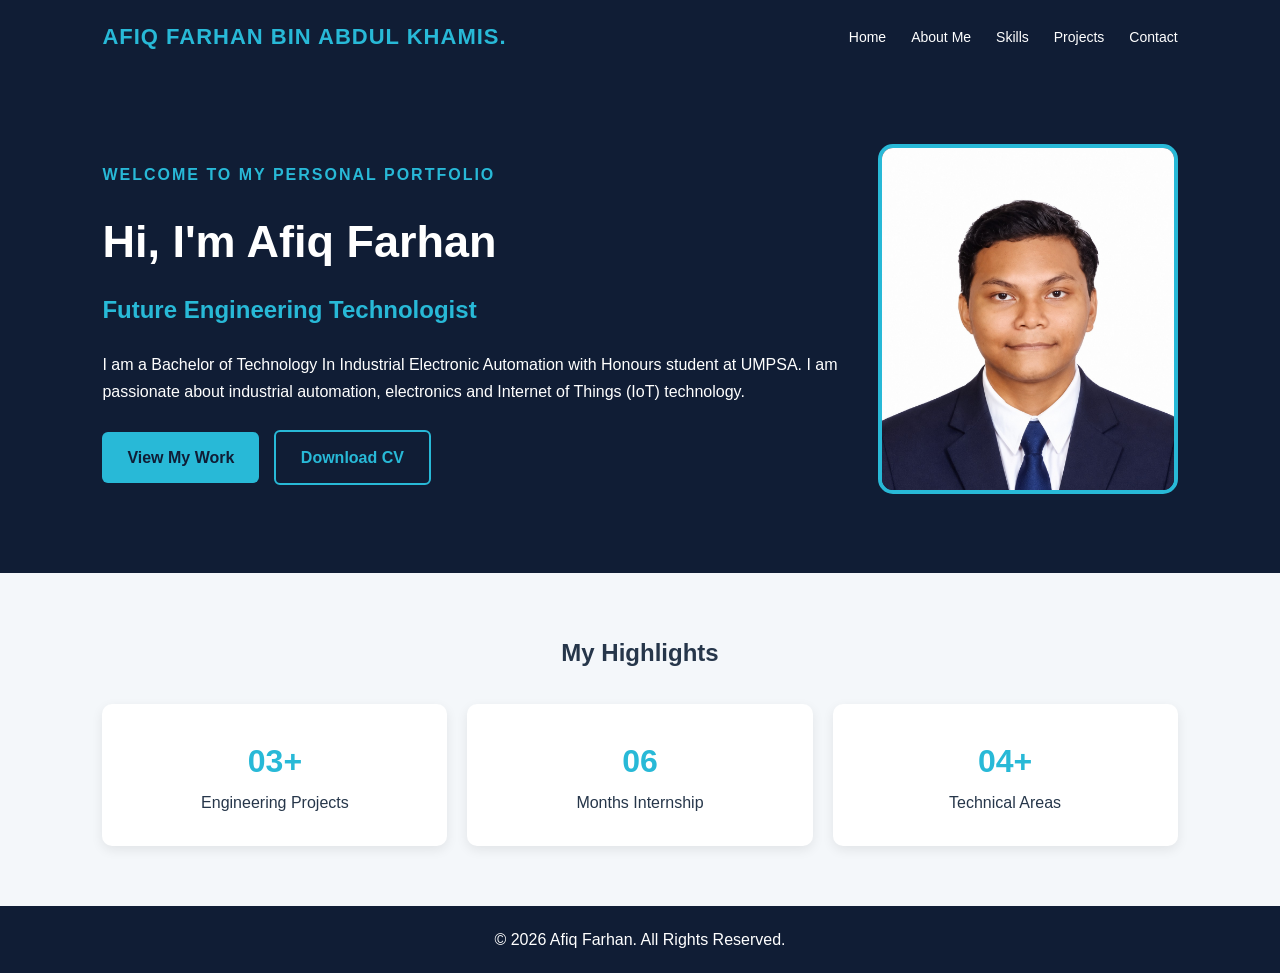
<file: index.html>
<!DOCTYPE html>
<html lang="en">
<head>
    <meta charset="UTF-8">
    <meta name="viewport" content="width=device-width, initial-scale=1.0">

    <title>Afiq Farhan | Personal Portfolio</title>

    <link rel="stylesheet" href="css/style.css">
</head>

<body>

    <!-- Website Header -->
    <header>
      <nav>
    <div class="logo">AFIQ FARHAN BIN ABDUL KHAMIS.</div>

    <button class="menu-toggle" id="menuToggle"
            aria-label="Open navigation menu"
            aria-expanded="false">
        ☰
    </button>

    <ul id="navMenu">
        <li><a href="index.html">Home</a></li>
        <li><a href="about.html">About Me</a></li>
        <li><a href="skills.html">Skills</a></li>
        <li><a href="projects.html">Projects</a></li>
        <li><a href="contact.html">Contact</a></li>
    </ul>
</nav>
    </header>

    <!-- Main Content -->
    <main>

        <!-- Hero Section -->
        <section class="hero">

            <div class="hero-content">

                <p>WELCOME TO MY PERSONAL PORTFOLIO</p>

                <h1>Hi, I'm Afiq Farhan</h1>

                <h2>Future Engineering Technologist</h2>

                <p>
                    I am a Bachelor of Technology In Industrial Electronic 
                    Automation with Honours student at UMPSA.
                    I am passionate about industrial automation,
                    electronics and Internet of Things (IoT) technology.
                </p>

                <a href="projects.html" class="btn">
                    View My Work
                </a>

                <a href="docs/Afiq_Farhan_Resume.pdf" class="btn btn-outline"
                   target="_blank">
                    Download CV
                </a>

            </div>

            <div class="hero-image">
                <img src="images/afiq.png"
                     alt="Portrait of Afiq Farhan">
            </div>

        </section>

        <!-- Quick Highlights -->
        <section class="highlights">

            <h2>My Highlights</h2>

            <div class="highlight-container">

                <article>
                    <h3>03+</h3>
                    <p>Engineering Projects</p>
                </article>

                <article>
                    <h3>06</h3>
                    <p>Months Internship</p>
                </article>

                <article>
                    <h3>04+</h3>
                    <p>Technical Areas</p>
                </article>

            </div>

        </section>

    </main>

    <!-- Website Footer -->
    <footer>
        <p>
            &copy; 2026 Afiq Farhan.
            All Rights Reserved.
        </p>
    </footer>

    <!-- Back to Top Button -->
<button id="backToTop" title="Back to Top">
    ↑
</button>

    <script src="js/script.js"></script>

</body>
</html>
</file>
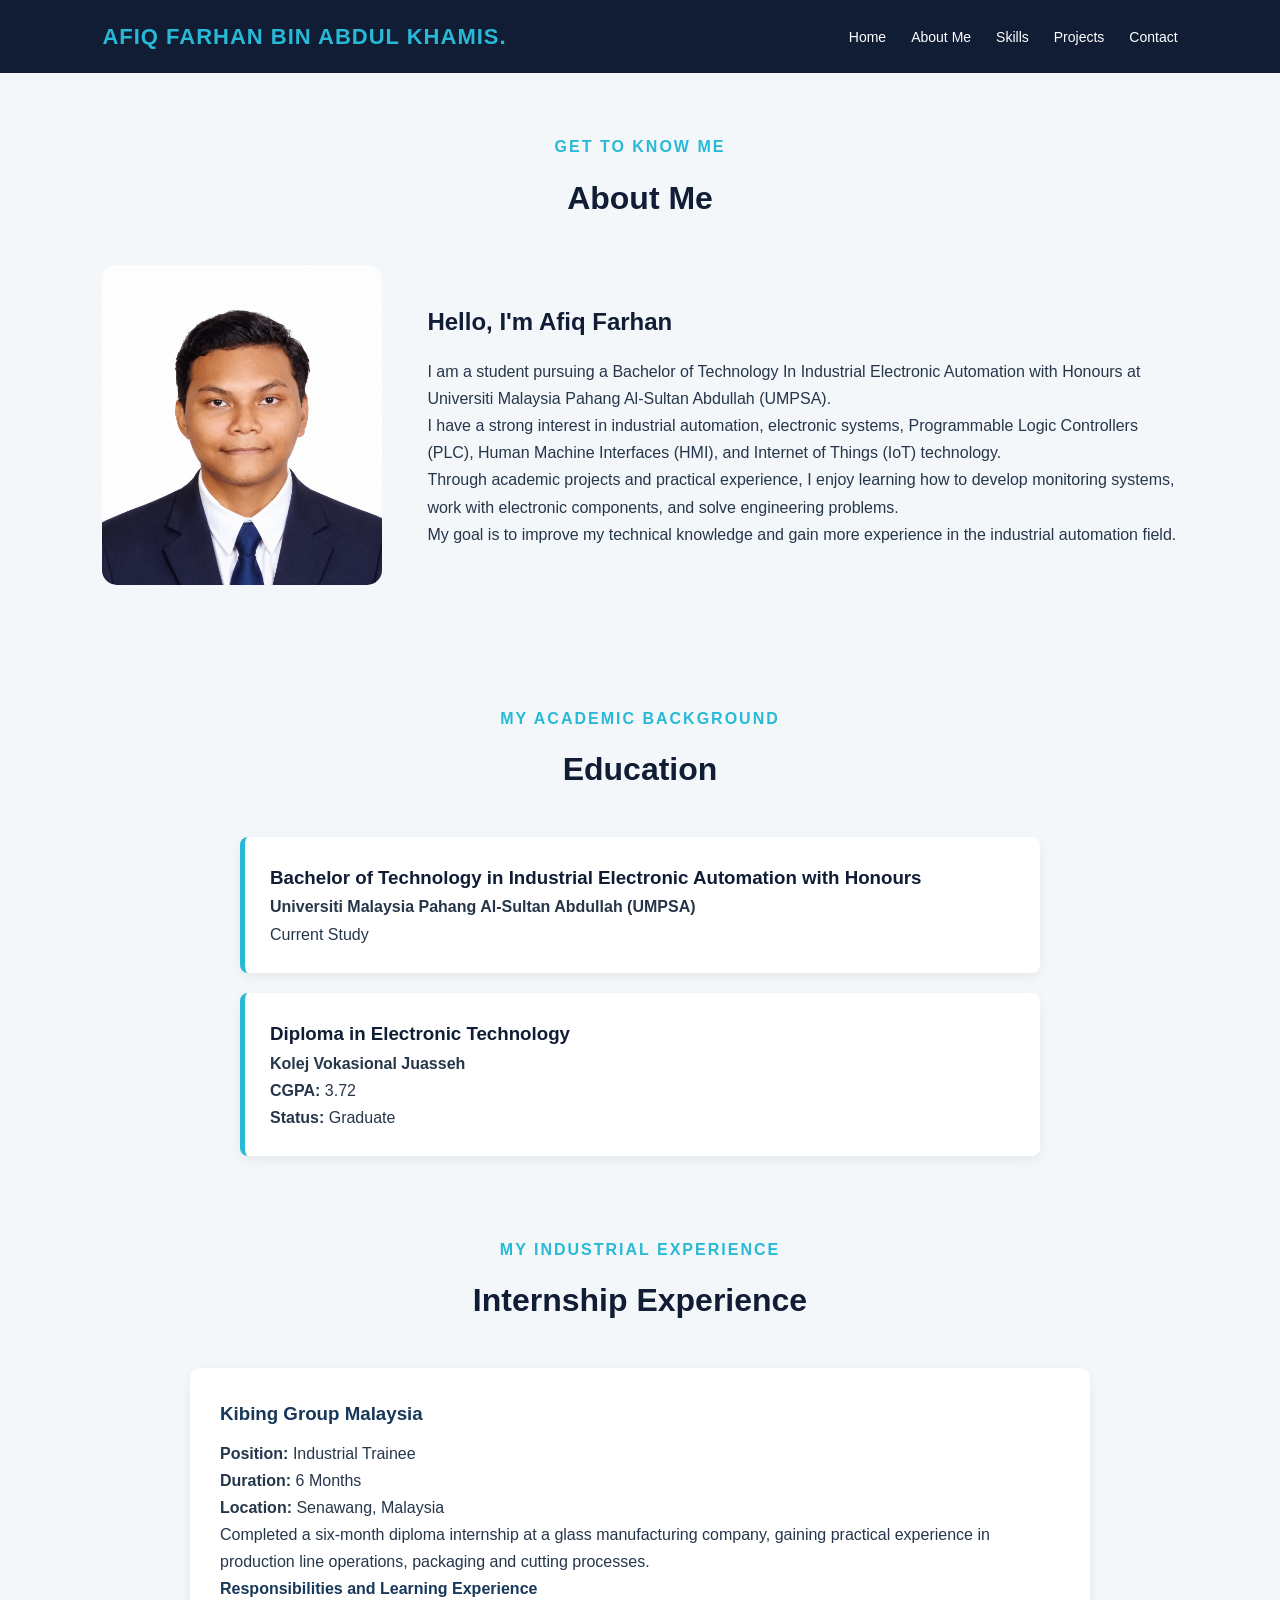
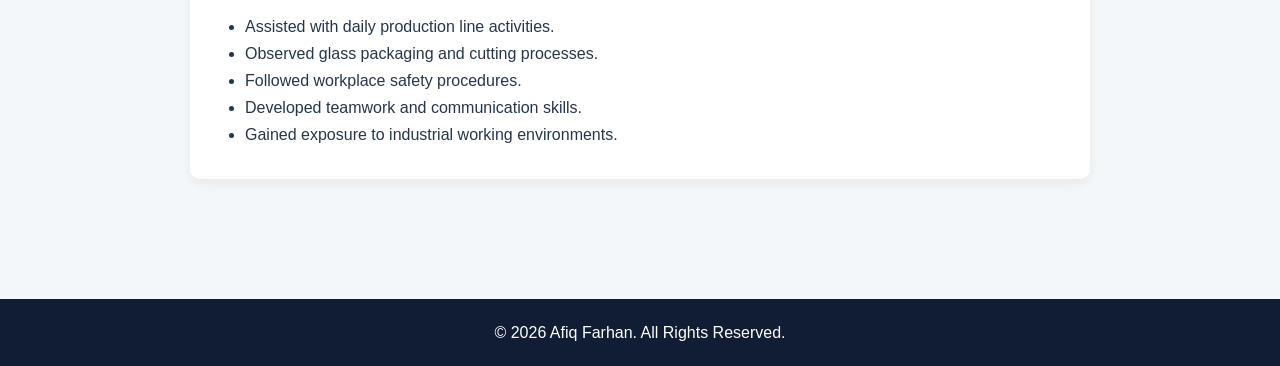
<file: about.html>
<!DOCTYPE html>
<html lang="en">
<head>
    <meta charset="UTF-8">
    <meta name="viewport" content="width=device-width, initial-scale=1.0">
    <title>About Me | Afiq Farhan</title>
    <link rel="stylesheet" href="css/style.css">
</head>
<body>

    <!-- Header and Navigation -->
    <header>
          <nav>
    <div class="logo">AFIQ FARHAN BIN ABDUL KHAMIS.</div>

    <button class="menu-toggle" id="menuToggle"
            aria-label="Open navigation menu"
            aria-expanded="false">
        ☰
    </button>

    <ul id="navMenu">
        <li><a href="index.html">Home</a></li>
        <li><a href="about.html">About Me</a></li>
        <li><a href="skills.html">Skills</a></li>
        <li><a href="projects.html">Projects</a></li>
        <li><a href="contact.html">Contact</a></li>
    </ul>
</nav>
    </header>

    <main>

        <!-- About Me Section -->
        <section class="about-section">
            <div class="section-heading">
                <p>GET TO KNOW ME</p>
                <h1>About Me</h1>
            </div>

            <div class="about-content">
                <div class="about-image">
                    <img src="images/afiq.png" alt="Portrait of Afiq Farhan">
                </div>

                <div class="about-text">
                    <h2>Hello, I'm Afiq Farhan</h2>

                    <p>
                        I am a student pursuing a Bachelor of Technology In 
                        Industrial Electronic Automation with Honours
                        at Universiti Malaysia Pahang Al-Sultan Abdullah
                        (UMPSA).
                    </p>

                    <p>
                        I have a strong interest in industrial automation,
                        electronic systems, Programmable Logic Controllers
                        (PLC), Human Machine Interfaces (HMI), and Internet
                        of Things (IoT) technology.
                    </p>

                    <p>
                        Through academic projects and practical experience,
                        I enjoy learning how to develop monitoring systems,
                        work with electronic components, and solve
                        engineering problems.
                    </p>

                    <p>
                        My goal is to improve my technical knowledge and
                        gain more experience in the industrial automation
                        field.
                    </p>
                </div>
            </div>
        </section>

        <!-- Education Section -->
        <section class="education-section">
            <div class="section-heading">
                <p>MY ACADEMIC BACKGROUND</p>
                <h2>Education</h2>
            </div>

          <div class="timeline">

    <!-- Bachelor's Degree -->
    <div class="timeline-item">
        <h3>Bachelor of Technology in Industrial Electronic Automation with Honours</h3>
        <h4>Universiti Malaysia Pahang Al-Sultan Abdullah (UMPSA)</h4>
        <p>Current Study</p>
    </div>

    <!-- Diploma -->
    <div class="timeline-item">
        <h3>Diploma in Electronic Technology</h3>
        <h4>Kolej Vokasional Juasseh</h4>
        <p><strong>CGPA:</strong> 3.72</p>
        <p><strong>Status:</strong> Graduate</p>
    </div>

</div>

        <!-- Internship Experience -->
        <section class="experience-section">
            <div class="section-heading">
                <p>MY INDUSTRIAL EXPERIENCE</p>
                <h2>Internship Experience</h2>
            </div>

            <article class="experience-card">
                <h3>Kibing Group Malaysia</h3>
                <p><strong>Position:</strong> Industrial Trainee</p>
                <p><strong>Duration:</strong> 6 Months</p>
                <p><strong>Location:</strong> Senawang, Malaysia</p>

                <p>
                    Completed a six-month diploma internship at a glass
                    manufacturing company, gaining practical experience
                    in production line operations, packaging and cutting
                    processes.
                </p>

                <h4>Responsibilities and Learning Experience</h4>

                <ul>
                    <li>Assisted with daily production line activities.</li>
                    <li>Observed glass packaging and cutting processes.</li>
                    <li>Followed workplace safety procedures.</li>
                    <li>Developed teamwork and communication skills.</li>
                    <li>Gained exposure to industrial working environments.</li>
                </ul>
            </article>
        </section>

    </main>

    <!-- Footer -->
    <footer>
        <p>&copy; 2026 Afiq Farhan. All Rights Reserved.</p>
    </footer>

        <!-- Back to Top Button -->
<button id="backToTop" title="Back to Top">
    ↑
</button>

    <script src="js/script.js"></script>


</body>
</html>
</file>
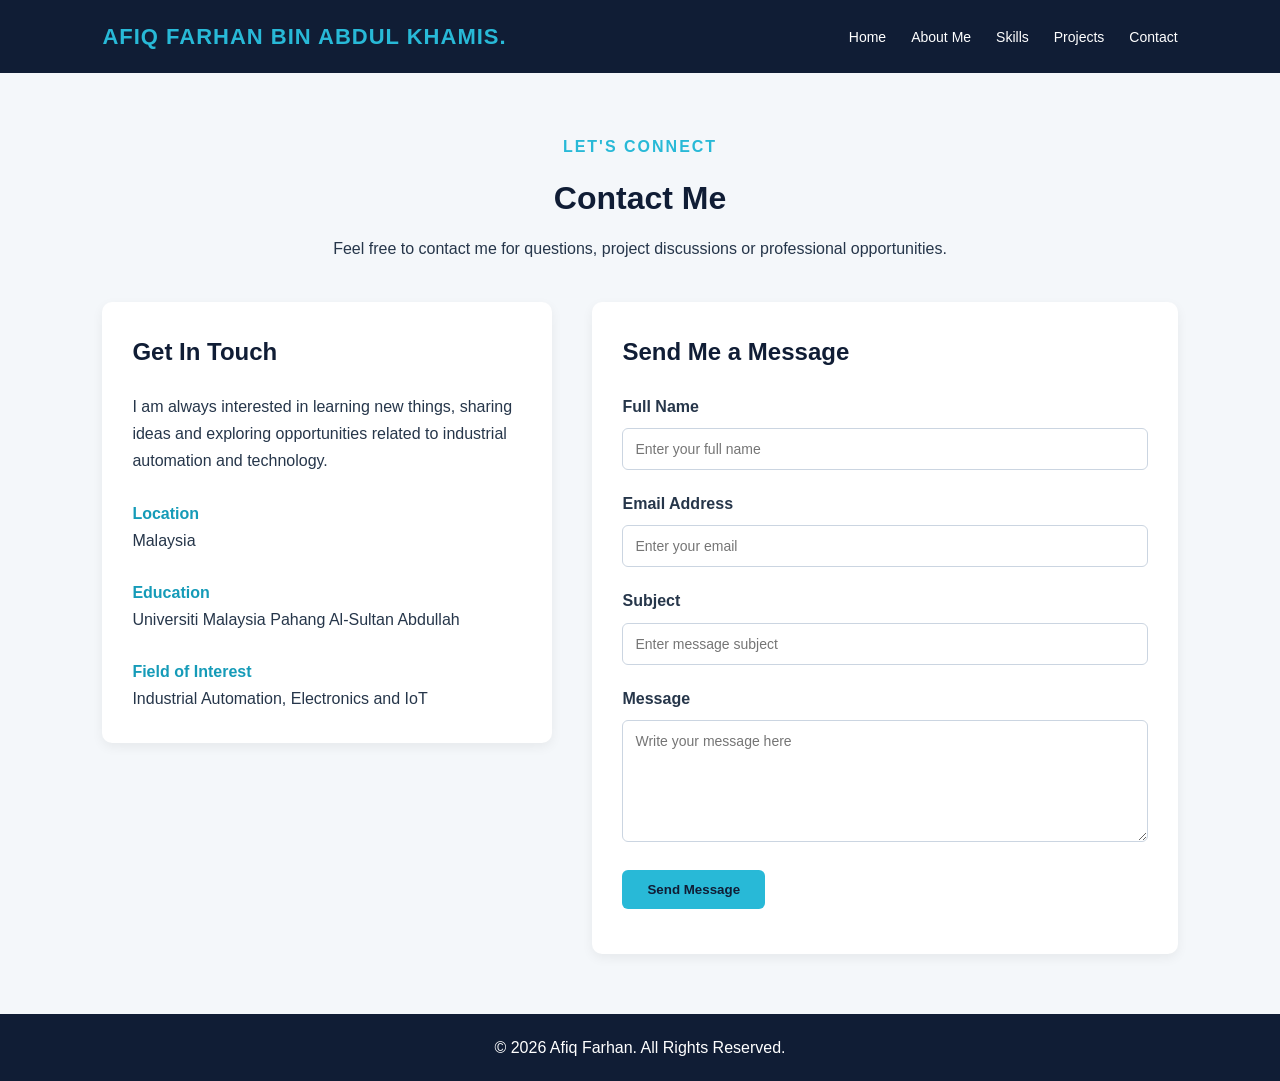
<file: contact.html>
<!DOCTYPE html>
<html lang="en">
<head>
    <meta charset="UTF-8">
    <meta name="viewport" content="width=device-width, initial-scale=1.0">
    <title>Contact Me | Afiq Farhan</title>
    <link rel="stylesheet" href="css/style.css">
</head>
<body>

    <!-- Header and Navigation -->
    <header>
           <nav>
    <div class="logo">AFIQ FARHAN BIN ABDUL KHAMIS.</div>

    <button class="menu-toggle" id="menuToggle"
            aria-label="Open navigation menu"
            aria-expanded="false">
        ☰
    </button>

    <ul id="navMenu">
        <li><a href="index.html">Home</a></li>
        <li><a href="about.html">About Me</a></li>
        <li><a href="skills.html">Skills</a></li>
        <li><a href="projects.html">Projects</a></li>
        <li><a href="contact.html">Contact</a></li>
    </ul>
</nav>
    </header>

    <main>

        <!-- Contact Introduction -->
        <section class="contact-section">

            <div class="section-heading">
                <p>LET'S CONNECT</p>
                <h1>Contact Me</h1>
                <p>
                    Feel free to contact me for questions,
                    project discussions or professional opportunities.
                </p>
            </div>

            <div class="contact-container">

                <!-- Contact Information -->
                <div class="contact-info">
                    <h2>Get In Touch</h2>

                    <p>
                        I am always interested in learning new things,
                        sharing ideas and exploring opportunities
                        related to industrial automation and technology.
                    </p>

                    <div class="contact-detail">
                        <h3>Location</h3>
                        <p>Malaysia</p>
                    </div>

                    <div class="contact-detail">
                        <h3>Education</h3>
                        <p>Universiti Malaysia Pahang Al-Sultan Abdullah</p>
                    </div>

                    <div class="contact-detail">
                        <h3>Field of Interest</h3>
                        <p>Industrial Automation, Electronics and IoT</p>
                    </div>
                </div>

                <!-- Contact Form -->
                <div class="contact-form-container">

                    <h2>Send Me a Message</h2>

                    <form id="contactForm">

                        <div class="form-group">
                            <label for="name">Full Name</label>
                            <input
                                type="text"
                                id="name"
                                name="name"
                                placeholder="Enter your full name"
                                required>
                        </div>

                        <div class="form-group">
                            <label for="email">Email Address</label>
                            <input
                                type="email"
                                id="email"
                                name="email"
                                placeholder="Enter your email"
                                required>
                        </div>

                        <div class="form-group">
                            <label for="subject">Subject</label>
                            <input
                                type="text"
                                id="subject"
                                name="subject"
                                placeholder="Enter message subject"
                                required>
                        </div>

                        <div class="form-group">
                            <label for="message">Message</label>
                            <textarea
                                id="message"
                                name="message"
                                rows="6"
                                placeholder="Write your message here"
                                required></textarea>
                        </div>

                        <button type="submit" class="btn">
                            Send Message
                        </button>

                        <p id="formMessage" aria-live="polite"></p>

                    </form>

                </div>

            </div>
        </section>

    </main>

    <!-- Footer -->
    <footer>
        <p>&copy; 2026 Afiq Farhan. All Rights Reserved.</p>
    </footer>

    <!-- Back to Top Button -->
<button id="backToTop" title="Back to Top">
    ↑
</button>

    <script src="js/script.js"></script>



</body>
</html>
</file>
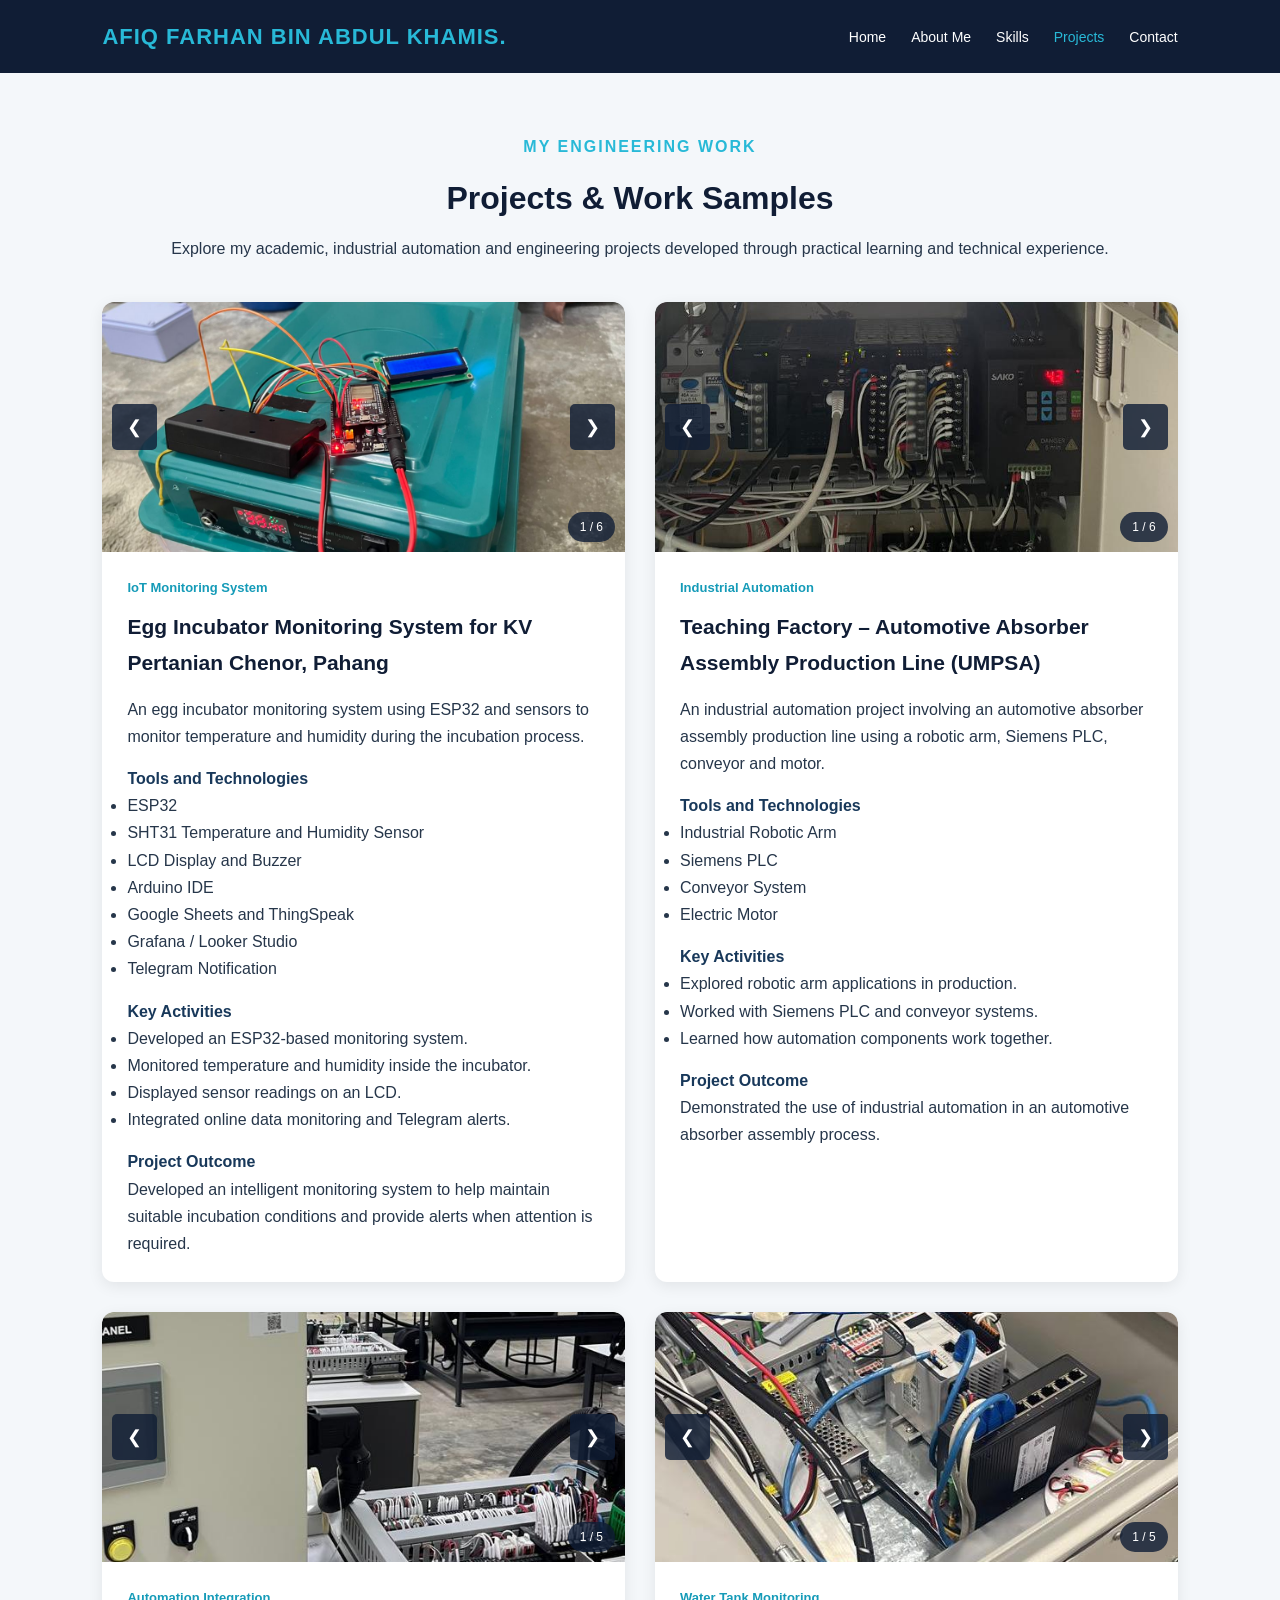
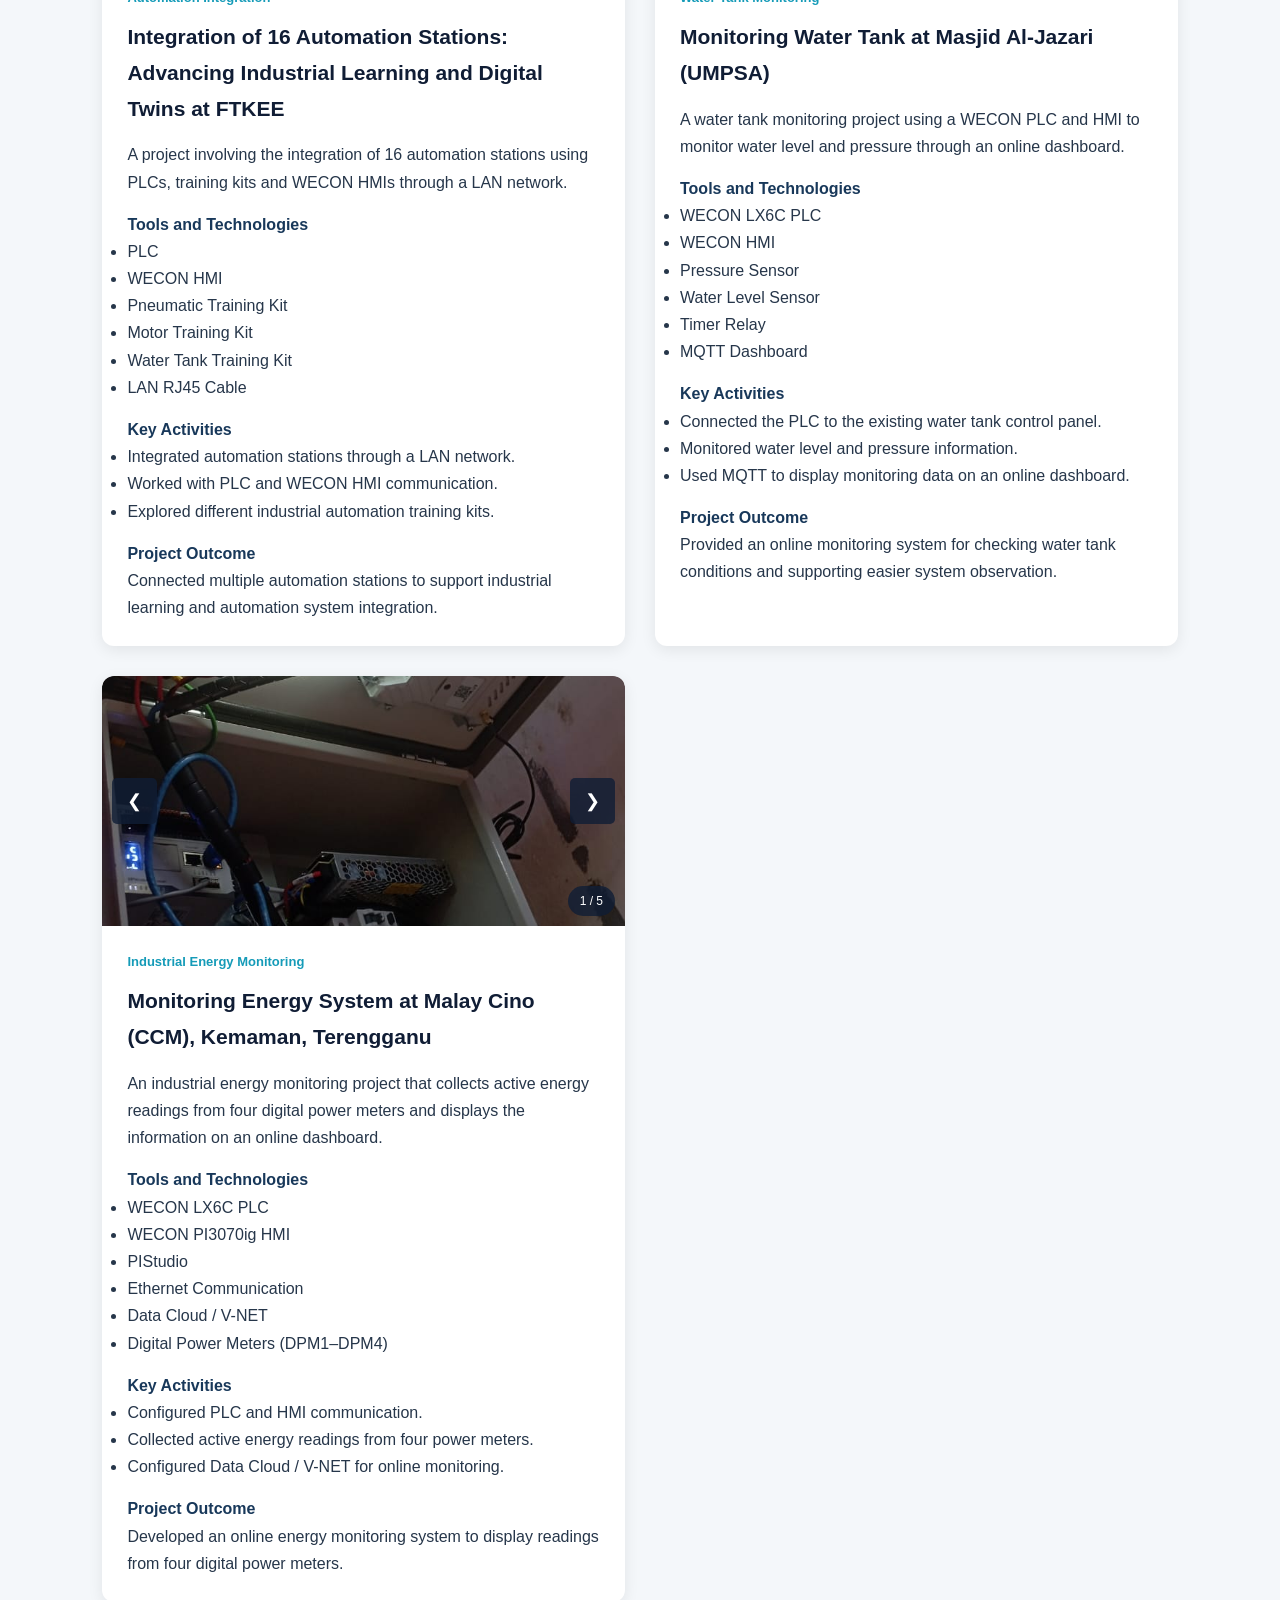
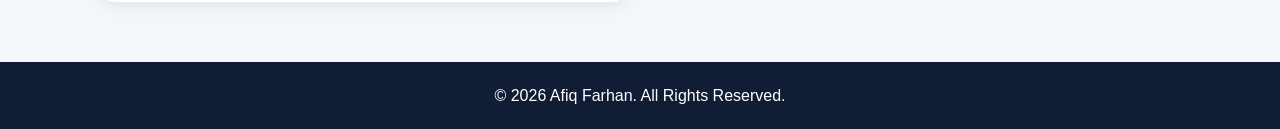
<file: projects.html>
<!DOCTYPE html>
<html lang="en">

<head>
    <meta charset="UTF-8">
    <meta name="viewport" content="width=device-width, initial-scale=1.0">

    <title>My Projects | Afiq Farhan</title>

    <link rel="stylesheet" href="css/style.css">
</head>

<body>

    <!-- HEADER AND NAVIGATION -->
    <header>
        <nav>
            <div class="logo">AFIQ FARHAN BIN ABDUL KHAMIS.</div>

            <button class="menu-toggle" id="menuToggle"
                    aria-label="Open navigation menu"
                    aria-expanded="false">
                ☰
            </button>

            <ul id="navMenu">
                <li><a href="index.html">Home</a></li>
                <li><a href="about.html">About Me</a></li>
                <li><a href="skills.html">Skills</a></li>
                <li><a href="projects.html" class="active">Projects</a></li>
                <li><a href="contact.html">Contact</a></li>
            </ul>
        </nav>
    </header>

    <!-- MAIN CONTENT -->
    <main>

        <section class="projects-section">

            <!-- PAGE HEADING -->
            <div class="section-heading">

                <p>MY ENGINEERING WORK</p>

                <h1>Projects & Work Samples</h1>

                <p>
                    Explore my academic, industrial automation
                    and engineering projects developed through
                    practical learning and technical experience.
                </p>

            </div>

            <!-- PROJECT CONTAINER -->
            <div class="projects-container">

                <!-- =================================
                     PROJECT 1
                ================================== -->
                <article class="project-card">

                    <div class="project-slider">

                        <img src="images/project1-1.jpeg"
                             alt="Egg incubator project image 1"
                             class="active">

                        <img src="images/project1-2.jpeg"
                             alt="Egg incubator project image 2">

                        <img src="images/project1-3.jpeg"
                             alt="Egg incubator project image 3">

                        <img src="images/project1-4.jpeg"
                             alt="Egg incubator project image 4">

                        <img src="images/project1-5.jpeg"
                             alt="Egg incubator project image 5">

                        <img src="images/project1-6.jpeg"
                             alt="Egg incubator project image 6">

                        <button class="slide-btn prev"
                                type="button"
                                aria-label="Previous image">
                            &#10094;
                        </button>

                        <button class="slide-btn next"
                                type="button"
                                aria-label="Next image">
                            &#10095;
                        </button>

                        <div class="slide-counter">1 / 6</div>

                    </div>

                    <div class="project-content">

                        <p class="project-category">
                            IoT Monitoring System
                        </p>

                        <h2>
                            Egg Incubator Monitoring System for
                            KV Pertanian Chenor, Pahang
                        </h2>

                        <p>
                            An egg incubator monitoring system using
                            ESP32 and sensors to monitor temperature
                            and humidity during the incubation process.
                        </p>

                        <h3>Tools and Technologies</h3>

                        <ul>
                            <li>ESP32</li>
                            <li>SHT31 Temperature and Humidity Sensor</li>
                            <li>LCD Display and Buzzer</li>
                            <li>Arduino IDE</li>
                            <li>Google Sheets and ThingSpeak</li>
                            <li>Grafana / Looker Studio</li>
                            <li>Telegram Notification</li>
                        </ul>

                        <h3>Key Activities</h3>

                        <ul>
                            <li>Developed an ESP32-based monitoring system.</li>
                            <li>Monitored temperature and humidity inside the incubator.</li>
                            <li>Displayed sensor readings on an LCD.</li>
                            <li>Integrated online data monitoring and Telegram alerts.</li>
                        </ul>

                        <h3>Project Outcome</h3>

                        <p>
                            Developed an intelligent monitoring system
                            to help maintain suitable incubation
                            conditions and provide alerts when attention
                            is required.
                        </p>

                    </div>

                </article>


                <!-- =================================
                     PROJECT 2
                ================================== -->
                <article class="project-card">

                    <div class="project-slider">

                        <img src="images/project2-1.jpeg"
                             alt="Automotive absorber assembly production line"
                             class="active">

                        <img src="images/project2-2.jpeg"
                             alt="Industrial robotic arm">

                        <img src="images/project2-3.jpeg"
                             alt="Siemens PLC automation system">

                        <img src="images/project2-4.jpeg"
                             alt="Conveyor and motor system">

                        <img src="images/project2-5.jpeg"
                             alt="Automated production line">

                        <img src="images/project2-6.jpeg"
                             alt="Automotive absorber assembly process">

                        <button class="slide-btn prev"
                                type="button"
                                aria-label="Previous image">
                            &#10094;
                        </button>

                        <button class="slide-btn next"
                                type="button"
                                aria-label="Next image">
                            &#10095;
                        </button>

                        <div class="slide-counter">1 / 6</div>

                    </div>

                    <div class="project-content">

                        <p class="project-category">
                            Industrial Automation
                        </p>

                        <h2>
                            Teaching Factory – Automotive Absorber
                            Assembly Production Line (UMPSA)
                        </h2>

                        <p>
                            An industrial automation project involving
                            an automotive absorber assembly production
                            line using a robotic arm, Siemens PLC,
                            conveyor and motor.
                        </p>

                        <h3>Tools and Technologies</h3>

                        <ul>
                            <li>Industrial Robotic Arm</li>
                            <li>Siemens PLC</li>
                            <li>Conveyor System</li>
                            <li>Electric Motor</li>
                        </ul>

                        <h3>Key Activities</h3>

                        <ul>
                            <li>Explored robotic arm applications in production.</li>
                            <li>Worked with Siemens PLC and conveyor systems.</li>
                            <li>Learned how automation components work together.</li>
                        </ul>

                        <h3>Project Outcome</h3>

                        <p>
                            Demonstrated the use of industrial automation
                            in an automotive absorber assembly process.
                        </p>

                    </div>

                </article>


                <!-- =================================
                     PROJECT 3
                ================================== -->
                <article class="project-card">

                    <div class="project-slider">

                        <img src="images/project3-1.jpeg"
                             alt="Automation station 1"
                             class="active">

                        <img src="images/project3-2.jpeg"
                             alt="Automation station 2">

                        <img src="images/project3-3.jpeg"
                             alt="Pneumatic and motor training station">

                        <img src="images/project3-4.jpeg"
                             alt="Water tank automation training station">

                        <img src="images/project3-5.jpeg"
                             alt="Integrated automation stations">

                        <button class="slide-btn prev"
                                type="button"
                                aria-label="Previous image">
                            &#10094;
                        </button>

                        <button class="slide-btn next"
                                type="button"
                                aria-label="Next image">
                            &#10095;
                        </button>

                        <div class="slide-counter">1 / 5</div>

                    </div>

                    <div class="project-content">

                        <p class="project-category">
                            Automation Integration
                        </p>

                        <h2>
                            Integration of 16 Automation Stations:
                            Advancing Industrial Learning and
                            Digital Twins at FTKEE
                        </h2>

                        <p>
                            A project involving the integration of
                            16 automation stations using PLCs,
                            training kits and WECON HMIs through
                            a LAN network.
                        </p>

                        <h3>Tools and Technologies</h3>

                        <ul>
                            <li>PLC</li>
                            <li>WECON HMI</li>
                            <li>Pneumatic Training Kit</li>
                            <li>Motor Training Kit</li>
                            <li>Water Tank Training Kit</li>
                            <li>LAN RJ45 Cable</li>
                        </ul>

                        <h3>Key Activities</h3>

                        <ul>
                            <li>Integrated automation stations through a LAN network.</li>
                            <li>Worked with PLC and WECON HMI communication.</li>
                            <li>Explored different industrial automation training kits.</li>
                        </ul>

                        <h3>Project Outcome</h3>

                        <p>
                            Connected multiple automation stations
                            to support industrial learning and
                            automation system integration.
                        </p>

                    </div>

                </article>


                <!-- =================================
                     PROJECT 4
                ================================== -->
                <article class="project-card">

                    <div class="project-slider">

                        <img src="images/project4-1.jpeg"
                             alt="Water tank monitoring system"
                             class="active">

                        <img src="images/project4-2.jpeg"
                             alt="Water tank control panel">

                        <img src="images/project4-3.jpeg"
                             alt="WECON PLC integration">

                        <img src="images/project4-4.jpeg"
                             alt="HMI monitoring interface">

                        <img src="images/project4-5.jpeg"
                             alt="MQTT online monitoring dashboard">

                        <button class="slide-btn prev"
                                type="button"
                                aria-label="Previous image">
                            &#10094;
                        </button>

                        <button class="slide-btn next"
                                type="button"
                                aria-label="Next image">
                            &#10095;
                        </button>

                        <div class="slide-counter">1 / 5</div>

                    </div>

                    <div class="project-content">

                        <p class="project-category">
                            Water Tank Monitoring
                        </p>

                        <h2>
                            Monitoring Water Tank at
                            Masjid Al-Jazari (UMPSA)
                        </h2>

                        <p>
                            A water tank monitoring project using
                            a WECON PLC and HMI to monitor water
                            level and pressure through an online dashboard.
                        </p>

                        <h3>Tools and Technologies</h3>

                        <ul>
                            <li>WECON LX6C PLC</li>
                            <li>WECON HMI</li>
                            <li>Pressure Sensor</li>
                            <li>Water Level Sensor</li>
                            <li>Timer Relay</li>
                            <li>MQTT Dashboard</li>
                        </ul>

                        <h3>Key Activities</h3>

                        <ul>
                            <li>Connected the PLC to the existing water tank control panel.</li>
                            <li>Monitored water level and pressure information.</li>
                            <li>Used MQTT to display monitoring data on an online dashboard.</li>
                        </ul>

                        <h3>Project Outcome</h3>

                        <p>
                            Provided an online monitoring system
                            for checking water tank conditions and
                            supporting easier system observation.
                        </p>

                    </div>

                </article>


                <!-- =================================
                     PROJECT 5
                ================================== -->
                <article class="project-card">

                    <div class="project-slider">

                        <img src="images/project5-1.jpeg"
                             alt="Industrial energy monitoring system"
                             class="active">

                        <img src="images/project5-2.jpeg"
                             alt="WECON PLC energy monitoring">

                        <img src="images/project5-3.jpeg"
                             alt="WECON HMI monitoring interface">

                        <img src="images/project5-4.jpeg"
                             alt="Digital power meter readings">

                        <img src="images/project5-5.jpeg"
                             alt="V-NET online energy monitoring dashboard">

                        <button class="slide-btn prev"
                                type="button"
                                aria-label="Previous image">
                            &#10094;
                        </button>

                        <button class="slide-btn next"
                                type="button"
                                aria-label="Next image">
                            &#10095;
                        </button>

                        <div class="slide-counter">1 / 5</div>

                    </div>

                    <div class="project-content">

                        <p class="project-category">
                            Industrial Energy Monitoring
                        </p>

                        <h2>
                            Monitoring Energy System at Malay Cino
                            (CCM), Kemaman, Terengganu
                        </h2>

                        <p>
                            An industrial energy monitoring project
                            that collects active energy readings
                            from four digital power meters and
                            displays the information on an online dashboard.
                        </p>

                        <h3>Tools and Technologies</h3>

                        <ul>
                            <li>WECON LX6C PLC</li>
                            <li>WECON PI3070ig HMI</li>
                            <li>PIStudio</li>
                            <li>Ethernet Communication</li>
                            <li>Data Cloud / V-NET</li>
                            <li>Digital Power Meters (DPM1–DPM4)</li>
                        </ul>

                        <h3>Key Activities</h3>

                        <ul>
                            <li>Configured PLC and HMI communication.</li>
                            <li>Collected active energy readings from four power meters.</li>
                            <li>Configured Data Cloud / V-NET for online monitoring.</li>
                        </ul>

                        <h3>Project Outcome</h3>

                        <p>
                            Developed an online energy monitoring
                            system to display readings from four
                            digital power meters.
                        </p>

                    </div>

                </article>

            </div>

        </section>

    </main>


    <!-- FOOTER -->
    <footer>
        <p>
            &copy; 2026 Afiq Farhan. All Rights Reserved.
        </p>
    </footer>


    <!-- BACK TO TOP BUTTON -->
    <button id="backToTop" title="Back to Top">
        ↑
    </button>


    <!-- JAVASCRIPT -->
    <script src="js/script.js"></script>

</body>
</html>
</file>
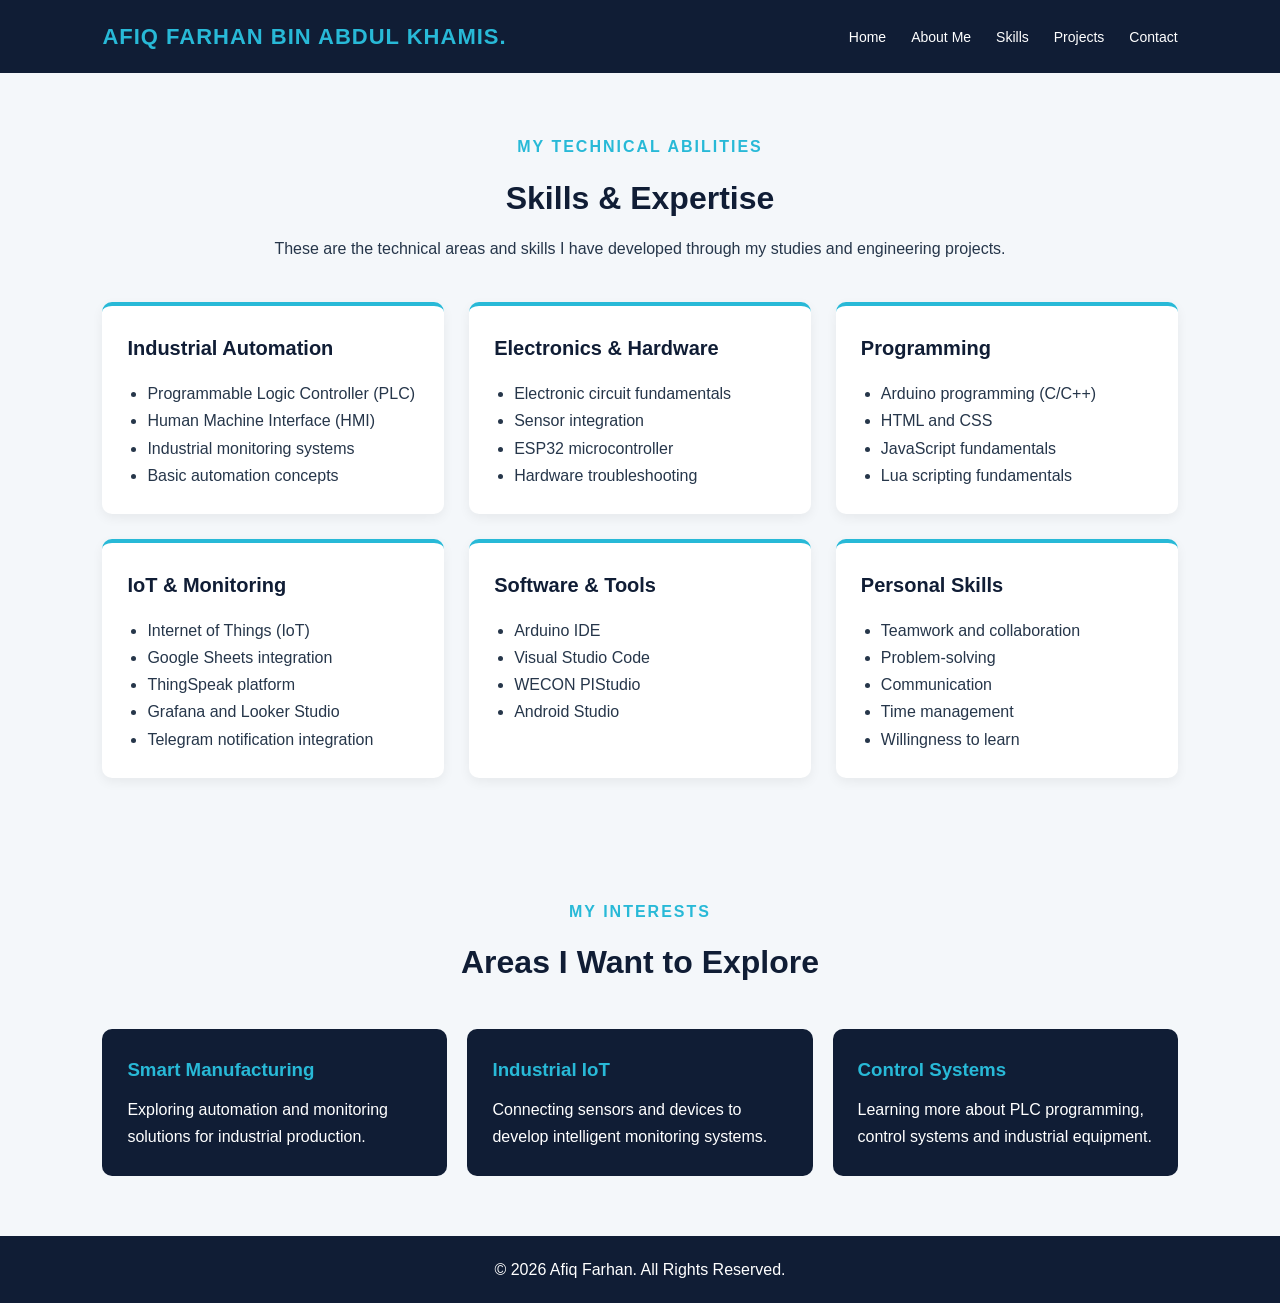
<file: skills.html>
<!DOCTYPE html>
<html lang="en">
<head>
    <meta charset="UTF-8">
    <meta name="viewport" content="width=device-width, initial-scale=1.0">
    <title>My Skills | Afiq Farhan</title>
    <link rel="stylesheet" href="css/style.css">
</head>
<body>

    <!-- Header and Navigation -->
    <header>
          <nav>
    <div class="logo">AFIQ FARHAN BIN ABDUL KHAMIS.</div>

    <button class="menu-toggle" id="menuToggle"
            aria-label="Open navigation menu"
            aria-expanded="false">
        ☰
    </button>

    <ul id="navMenu">
        <li><a href="index.html">Home</a></li>
        <li><a href="about.html">About Me</a></li>
        <li><a href="skills.html">Skills</a></li>
        <li><a href="projects.html">Projects</a></li>
        <li><a href="contact.html">Contact</a></li>
    </ul>
</nav>
    </header>

    <main>

        <!-- Skills Introduction -->
        <section class="skills-section">
            <div class="section-heading">
                <p>MY TECHNICAL ABILITIES</p>
                <h1>Skills & Expertise</h1>
                <p>
                    These are the technical areas and skills I have
                    developed through my studies and engineering projects.
                </p>
            </div>

            <!-- Technical Skills -->
            <div class="skills-container">

                <article class="skill-card">
                    <h2>Industrial Automation</h2>
                    <ul>
                        <li>Programmable Logic Controller (PLC)</li>
                        <li>Human Machine Interface (HMI)</li>
                        <li>Industrial monitoring systems</li>
                        <li>Basic automation concepts</li>
                    </ul>
                </article>

                <article class="skill-card">
                    <h2>Electronics & Hardware</h2>
                    <ul>
                        <li>Electronic circuit fundamentals</li>
                        <li>Sensor integration</li>
                        <li>ESP32 microcontroller</li>
                        <li>Hardware troubleshooting</li>
                    </ul>
                </article>

                <article class="skill-card">
                    <h2>Programming</h2>
                    <ul>
                        <li>Arduino programming (C/C++)</li>
                        <li>HTML and CSS</li>
                        <li>JavaScript fundamentals</li>
                        <li>Lua scripting fundamentals</li>
                    </ul>
                </article>

                <article class="skill-card">
                    <h2>IoT & Monitoring</h2>
                    <ul>
                        <li>Internet of Things (IoT)</li>
                        <li>Google Sheets integration</li>
                        <li>ThingSpeak platform</li>
                        <li>Grafana and Looker Studio</li>
                        <li>Telegram notification integration</li>
                    </ul>
                </article>

                <article class="skill-card">
                    <h2>Software & Tools</h2>
                    <ul>
                        <li>Arduino IDE</li>
                        <li>Visual Studio Code</li>
                        <li>WECON PIStudio</li>
                        <li>Android Studio</li>
                    </ul>
                </article>

                <article class="skill-card">
                    <h2>Personal Skills</h2>
                    <ul>
                        <li>Teamwork and collaboration</li>
                        <li>Problem-solving</li>
                        <li>Communication</li>
                        <li>Time management</li>
                        <li>Willingness to learn</li>
                    </ul>
                </article>

            </div>
        </section>

        <!-- Technical Interests -->
        <section class="interest-section">
            <div class="section-heading">
                <p>MY INTERESTS</p>
                <h2>Areas I Want to Explore</h2>
            </div>

            <div class="interest-container">
                <article>
                    <h3>Smart Manufacturing</h3>
                    <p>
                        Exploring automation and monitoring solutions
                        for industrial production.
                    </p>
                </article>

                <article>
                    <h3>Industrial IoT</h3>
                    <p>
                        Connecting sensors and devices to develop
                        intelligent monitoring systems.
                    </p>
                </article>

                <article>
                    <h3>Control Systems</h3>
                    <p>
                        Learning more about PLC programming,
                        control systems and industrial equipment.
                    </p>
                </article>
            </div>
        </section>

    </main>

    <!-- Footer -->
    <footer>
        <p>&copy; 2026 Afiq Farhan. All Rights Reserved.</p>
    </footer>

    <!-- Back to Top Button -->
<button id="backToTop" title="Back to Top">
    ↑
</button>

    <script src="js/script.js"></script>



</body>
</html>
</file>
<file: css/style.css>
/* =====================================
   1. GENERAL SETTINGS
===================================== */

* {
    margin: 0;
    padding: 0;
    box-sizing: border-box;
}

html {
    scroll-behavior: smooth;
}

body {
    font-family: Arial, Helvetica, sans-serif;
    background-color: #F4F7FA;
    color: #26364A;
    line-height: 1.7;
}

:root {
    --navy: #101D35;
    --blue: #18385A;
    --cyan: #28B9D7;
    --light: #F4F7FA;
    --white: #FFFFFF;
    --grey: #64748B;
}

/* =====================================
   2. NAVIGATION BAR
===================================== */

header {
    background-color: var(--navy);
    padding: 18px 8%;
}

nav {
    display: flex;
    justify-content: space-between;
    align-items: center;
    flex-wrap: wrap;
    gap: 15px;
}

.logo {
    color: var(--cyan);
    font-size: 22px;
    font-weight: bold;
    letter-spacing: 1px;
}

nav ul {
    display: flex;
    list-style: none;
    gap: 25px;
    flex-wrap: wrap;
}

nav ul li a {
    color: var(--white);
    text-decoration: none;
    font-size: 14px;
    transition: 0.3s;
}

nav ul li a:hover,
nav ul li a.active {
    color: var(--cyan);
}

/* =====================================
   3. BUTTONS
===================================== */

.btn {
    display: inline-block;
    background-color: var(--cyan);
    color: var(--navy);
    padding: 12px 25px;
    border-radius: 6px;
    text-decoration: none;
    border: none;
    font-weight: bold;
    cursor: pointer;
    transition: 0.3s;
}

.btn:hover {
    background-color: var(--blue);
    color: var(--white);
    transform: translateY(-3px);
}

.btn-outline {
    background-color: transparent;
    color: var(--cyan);
    border: 2px solid var(--cyan);
    margin-left: 10px;
}

/* =====================================
   4. HOME PAGE
===================================== */

.hero {
    min-height: 500px;
    padding: 70px 8%;
    background-color: var(--navy);
    color: var(--white);
    display: flex;
    align-items: center;
    justify-content: space-between;
    gap: 40px;
}

.hero-content {
    flex: 1;
}

.hero-content > p:first-child {
    color: var(--cyan);
    font-weight: bold;
    letter-spacing: 2px;
    margin-bottom: 15px;
}

.hero-content h1 {
    font-size: 45px;
    margin-bottom: 10px;
}

.hero-content h2 {
    color: var(--cyan);
    margin-bottom: 20px;
}

.hero-content > p {
    margin-bottom: 25px;
}

.hero-image img {
    width: 300px;
    height: 350px;
    object-fit: cover;
    border-radius: 15px;
    border: 4px solid var(--cyan);
}

.highlights {
    padding: 60px 8%;
    text-align: center;
}

.highlight-container {
    display: grid;
    grid-template-columns: repeat(3, 1fr);
    gap: 20px;
    margin-top: 30px;
}

.highlight-container article {
    background-color: var(--white);
    padding: 30px;
    border-radius: 10px;
    box-shadow: 0 4px 12px rgba(0,0,0,0.08);
}

.highlight-container h3 {
    color: var(--cyan);
    font-size: 32px;
}


/* About Me Profile Image */
.about-image img {
    width: 280px;
    height: 320px;
    object-fit: cover;
    border-radius: 15px;
    display: block;
}


/* =====================================
   5. SECTION HEADINGS
===================================== */

.section-heading {
    text-align: center;
    margin-bottom: 40px;
}

.section-heading > p:first-child {
    color: var(--cyan);
    font-weight: bold;
    letter-spacing: 2px;
}

.section-heading h1,
.section-heading h2 {
    color: var(--navy);
    font-size: 32px;
    margin: 10px 0;
}

/* =====================================
   6. ABOUT ME PAGE
===================================== */

.about-section,
.education-section,
.experience-section,
.skills-section,
.interest-section,
.projects-section,
.contact-section {
    padding: 60px 8%;
}

.about-content {
    display: flex;
    align-items: center;
    gap: 45px;
    max-width: 1100px;
    margin: auto;
}

.about-image img {
    width: 280px;
    height: 320px;
    object-fit: cover;
    border-radius: 15px;
    display: block;
}

.about-text {
    flex: 1;
}

.about-text h2 {
    color: var(--navy);
    margin-bottom: 15px;
}

/* Education Timeline */

.timeline {
    max-width: 800px;
    margin: auto;
}

.timeline-item {
    background-color: var(--white);
    border-left: 5px solid var(--cyan);
    padding: 25px;
    margin-bottom: 20px;
    border-radius: 8px;
    box-shadow: 0 4px 12px rgba(0,0,0,0.06);
}

.timeline-item h3 {
    color: var(--navy);
}

/* Internship Experience */

.experience-card {
    max-width: 900px;
    margin: auto;
    background-color: var(--white);
    padding: 30px;
    border-radius: 10px;
    box-shadow: 0 4px 12px rgba(0,0,0,0.06);
}

.experience-card h3,
.experience-card h4 {
    color: var(--blue);
    margin-bottom: 10px;
}

.experience-card ul {
    padding-left: 25px;
    margin-top: 10px;
}

/* =====================================
   7. SKILLS PAGE
===================================== */

.skills-container {
    display: grid;
    grid-template-columns: repeat(3, 1fr);
    gap: 25px;
}

.skill-card {
    background-color: var(--white);
    padding: 25px;
    border-radius: 10px;
    border-top: 4px solid var(--cyan);
    box-shadow: 0 4px 12px rgba(0,0,0,0.06);
    transition: 0.3s;
}

.skill-card:hover {
    transform: translateY(-5px);
}

.skill-card h2 {
    color: var(--navy);
    font-size: 20px;
    margin-bottom: 15px;
}

.skill-card ul {
    padding-left: 20px;
}

.interest-container {
    display: grid;
    grid-template-columns: repeat(3, 1fr);
    gap: 20px;
}

.interest-container article {
    background-color: var(--navy);
    color: var(--white);
    padding: 25px;
    border-radius: 10px;
}

.interest-container h3 {
    color: var(--cyan);
    margin-bottom: 10px;
}

/* =====================================
   8. PROJECTS PAGE
===================================== */

.projects-container {
    display: grid;
    grid-template-columns: repeat(2, 1fr);
    gap: 30px;
}

.project-card {
    background-color: var(--white);
    border-radius: 12px;
    overflow: hidden;
    box-shadow: 0 4px 15px rgba(0,0,0,0.08);
    transition: 0.3s;
}

.project-card:hover {
    transform: translateY(-5px);
}

.project-card img {
    width: 100%;
    height: 230px;
    object-fit: cover;
    display: block;
}

.project-content {
    padding: 25px;
}

.project-category {
    color: #159BB8;
    font-weight: bold;
    font-size: 13px;
    margin-bottom: 10px;
}

.project-content h2 {
    color: var(--navy);
    font-size: 21px;
    margin-bottom: 15px;
}

.project-content h3 {
    color: var(--blue);
    font-size: 16px;
    margin-top: 15px;
}

.project-link {
    display: inline-block;
    margin-top: 20px;
    color: #159BB8;
    font-weight: bold;
    text-decoration: none;
}

.project-link:hover {
    color: var(--navy);
    text-decoration: underline;
}


/* PROJECT IMAGE SLIDESHOW */

/* Make all project image containers the same size */
.project-slider {
    position: relative;
    width: 100%;
    height: 250px;
    overflow: hidden;
    background-color: #101D35;
    border-radius: 10px 10px 0 0;
}

/* Make every slideshow image fit the same area */
.project-slider img {
    width: 100%;
    height: 100%;
    object-fit: cover;
    object-position: center;
    display: none;
}

.project-slider img.active {
    display: block;
    animation: slideFade 0.6s ease;
}

/* Previous and Next Buttons */

.slide-btn {
    position: absolute;
    top: 50%;
    transform: translateY(-50%);
    background-color: rgba(16, 29, 53, 0.8);
    color: white;
    border: none;
    padding: 12px 15px;
    cursor: pointer;
    border-radius: 5px;
    font-size: 18px;
    transition: 0.3s;
}

.slide-btn:hover {
    background-color: #28B9D7;
    color: #101D35;
}

.slide-btn.prev {
    left: 10px;
}

.slide-btn.next {
    right: 10px;
}

/* Image Counter */

.slide-counter {
    position: absolute;
    bottom: 10px;
    right: 10px;
    background-color: rgba(16, 29, 53, 0.8);
    color: white;
    padding: 5px 12px;
    border-radius: 15px;
    font-size: 12px;
}


/* =====================================
   9. CONTACT PAGE
===================================== */

.contact-container {
    display: grid;
    grid-template-columns: 1fr 1.3fr;
    gap: 40px;
    align-items: start;
}

.contact-info,
.contact-form-container {
    background-color: var(--white);
    padding: 30px;
    border-radius: 10px;
    box-shadow: 0 4px 12px rgba(0,0,0,0.06);
}

.contact-info h2,
.contact-form-container h2 {
    color: var(--navy);
    margin-bottom: 20px;
}

.contact-detail {
    margin-top: 25px;
}

.contact-detail h3 {
    color: #159BB8;
    font-size: 16px;
}

.form-group {
    margin-bottom: 20px;
}

.form-group label {
    display: block;
    font-weight: bold;
    margin-bottom: 8px;
}

.form-group input,
.form-group textarea {
    width: 100%;
    padding: 12px;
    border: 1px solid #CBD5E1;
    border-radius: 6px;
    font-family: inherit;
    font-size: 14px;
}

.form-group input:focus,
.form-group textarea:focus {
    outline: none;
    border-color: var(--cyan);
    box-shadow: 0 0 5px rgba(40,185,215,0.3);
}

.form-group textarea {
    resize: vertical;
}

#formMessage {
    margin-top: 15px;
    font-weight: bold;
}

/* =====================================
   10. FOOTER
===================================== */

footer {
    background-color: var(--navy);
    color: var(--white);
    text-align: center;
    padding: 20px;
}

/* =====================================
   11. TABLET RESPONSIVE DESIGN
===================================== */

@media screen and (max-width: 768px) {

    header {
        padding: 18px 5%;
    }

    nav {
        justify-content: center;
    }

    nav ul {
        justify-content: center;
        gap: 15px;
    }

    .hero {
        flex-direction: column-reverse;
        text-align: center;
        padding: 50px 5%;
    }

    .hero-content h1 {
        font-size: 34px;
    }

    .about-content {
        flex-direction: column;
        text-align: center;
    }

    .highlight-container,
    .skills-container,
    .interest-container {
        grid-template-columns: repeat(2, 1fr);
    }

    .projects-container {
        grid-template-columns: 1fr;
    }

    .contact-container {
        grid-template-columns: 1fr;
    }
}

/* =====================================
   12. MOBILE RESPONSIVE DESIGN
===================================== */

@media screen and (max-width: 480px) {

    nav {
        flex-direction: column;
    }

    nav ul {
        gap: 10px;
    }

    nav ul li a {
        font-size: 12px;
    }

    .hero-image img {
        width: 220px;
        height: 260px;
    }

    .hero-content h1 {
        font-size: 28px;
    }

    .btn {
        margin: 5px;
    }

    .highlight-container,
    .skills-container,
    .interest-container {
        grid-template-columns: 1fr;
    }

    .about-section,
    .education-section,
    .experience-section,
    .skills-section,
    .interest-section,
    .projects-section,
    .contact-section {
        padding: 40px 5%;
    }

    .about-image img {
        width: 220px;
        height: 260px;
    }

    .section-heading h1,
    .section-heading h2 {
        font-size: 26px;
    }

    .project-card img {
        height: 190px;
    }
}

/* MOBILE NAVIGATION */

.menu-toggle {
    display: none;
    background: none;
    border: none;
    color: white;
    font-size: 28px;
    cursor: pointer;
}

@media (max-width: 768px) {

    nav {
        position: relative;
    }

    .menu-toggle {
        display: block;
    }

    nav ul {
        display: none;
        flex-direction: column;
        position: absolute;
        top: 100%;
        left: 0;
        width: 100%;
        background-color: #101D35;
        padding: 20px;
        z-index: 1000;
    }

    nav ul.show {
        display: flex;
    }
}

@media (max-width: 768px) {
    .logo {
        font-size: 20px;
        line-height: 1.4;
    }
}

/* BACK TO TOP BUTTON */

#backToTop {
    display: none;
    position: fixed;
    bottom: 25px;
    right: 25px;
    z-index: 999;
    border: none;
    outline: none;
    background-color: #28B9D7;
    color: #101D35;
    cursor: pointer;
    padding: 12px 18px;
    border-radius: 8px;
    font-size: 24px;
    font-weight: bold;
    transition: 0.3s;
}

#backToTop:hover {
    background-color: #101D35;
    color: white;
}
</file>
